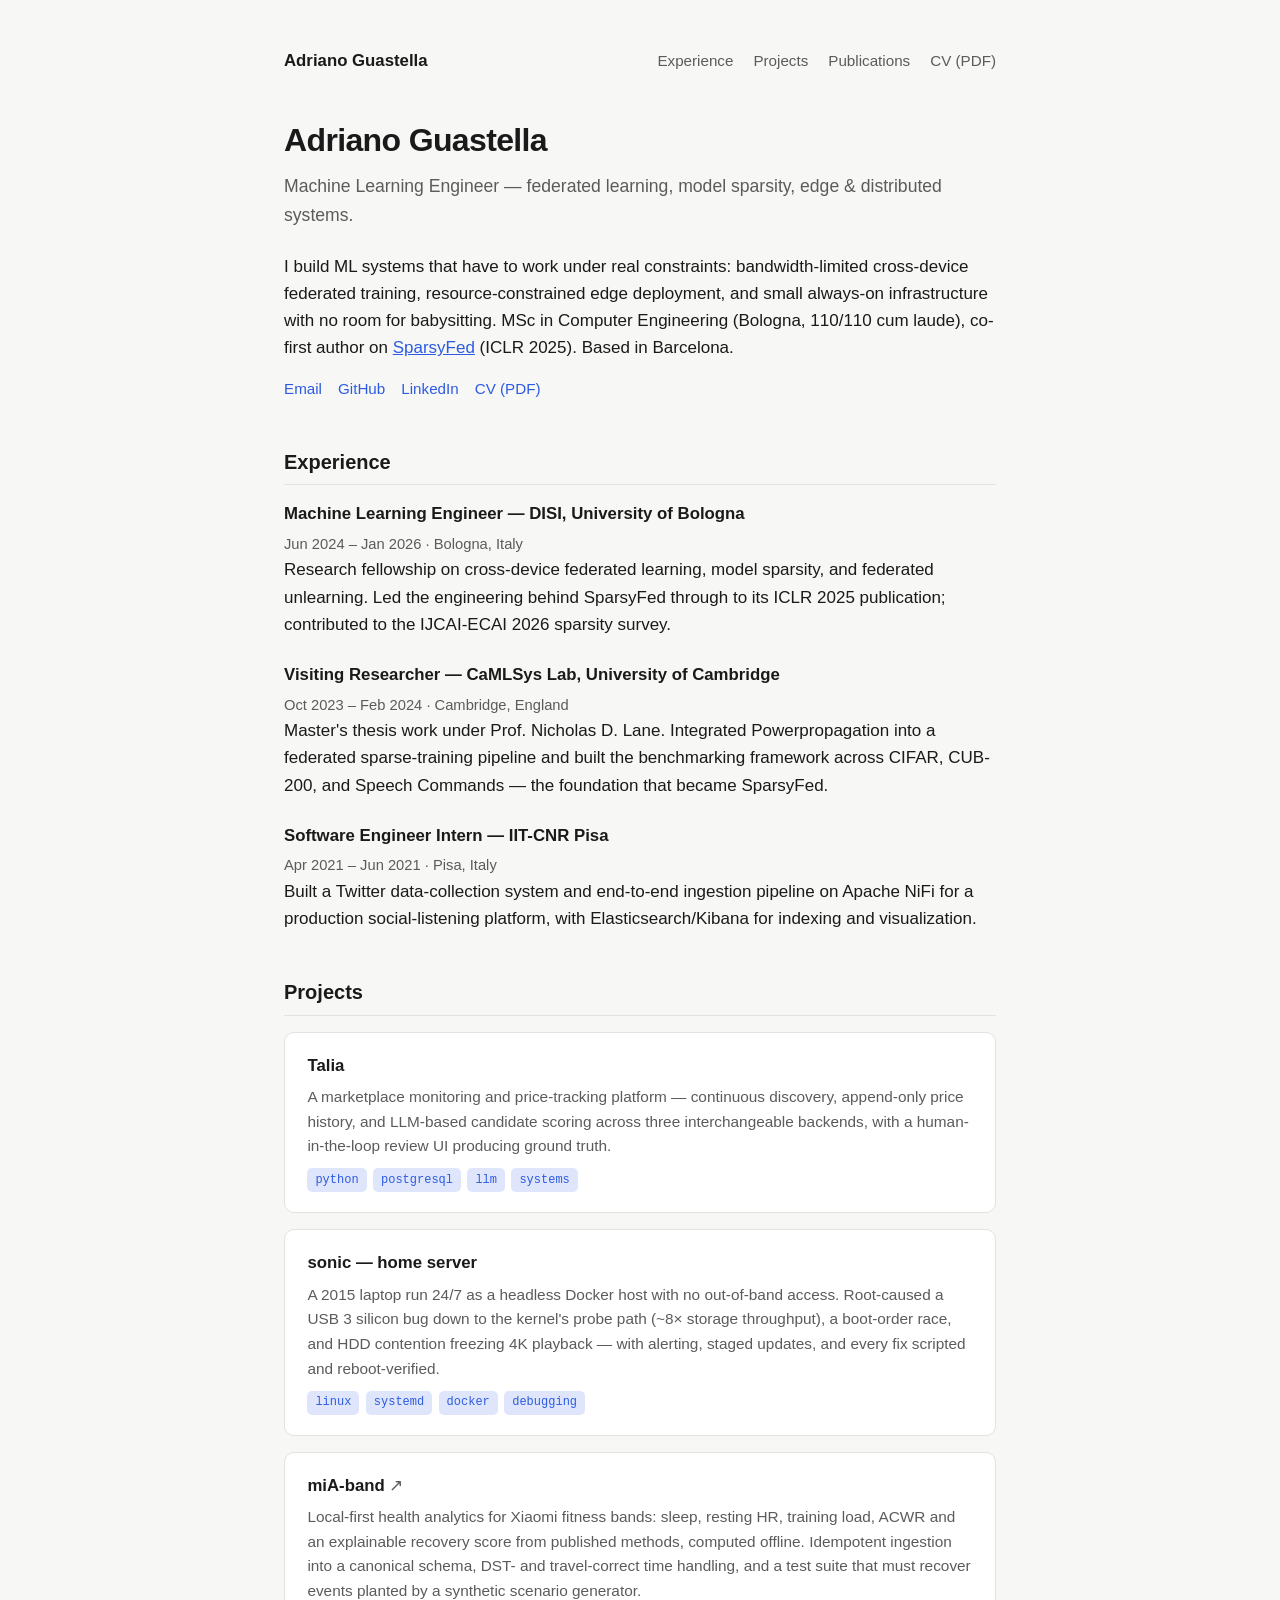
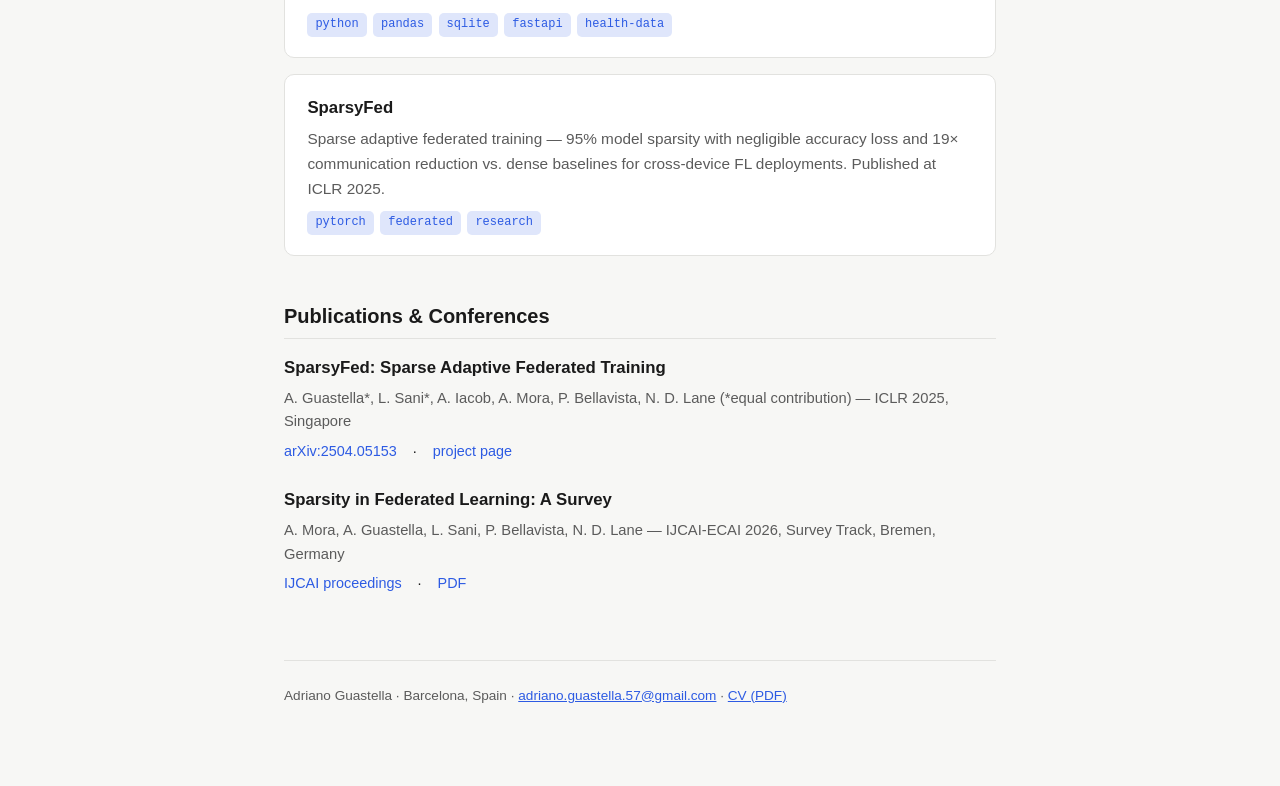
<file: index.html>
<!DOCTYPE html>
<html lang="en">
<head>
<meta charset="UTF-8">
<meta name="viewport" content="width=device-width, initial-scale=1.0">
<title>Adriano Guastella — ML Engineer</title>
<meta name="description" content="Adriano Guastella — Machine Learning Engineer. Federated learning, model sparsity, edge/distributed systems.">
<link rel="canonical" href="https://aguastella.github.io/">
<link rel="icon" href="/favicon.svg" type="image/svg+xml">
<meta property="og:type" content="website">
<meta property="og:site_name" content="Adriano Guastella">
<meta property="og:title" content="Adriano Guastella — ML Engineer">
<meta property="og:description" content="Adriano Guastella — Machine Learning Engineer. Federated learning, model sparsity, edge/distributed systems.">
<meta property="og:url" content="https://aguastella.github.io/">
<meta property="og:image" content="https://aguastella.github.io/og-image.png">
<meta property="og:image:width" content="1200">
<meta property="og:image:height" content="630">
<meta name="twitter:card" content="summary_large_image">
<link rel="stylesheet" href="style.css">
</head>
<body>
<div class="wrap">

<header class="site-header">
  <a class="home" href="/">Adriano Guastella</a>
  <nav class="site-nav">
    <a href="#experience">Experience</a>
    <a href="#projects">Projects</a>
    <a href="#publications">Publications</a>
    <a href="cv.pdf">CV (PDF)</a>
  </nav>
</header>

<section id="about">
  <h1>Adriano Guastella</h1>
  <p class="tagline">Machine Learning Engineer — federated learning, model sparsity, edge &amp; distributed systems.</p>
  <p>
    I build ML systems that have to work under real constraints: bandwidth-limited
    cross-device federated training, resource-constrained edge deployment, and
    small always-on infrastructure with no room for babysitting. MSc in Computer
    Engineering (Bologna, 110/110 cum laude), co-first author on
    <a href="https://arxiv.org/abs/2504.05153">SparsyFed</a> (ICLR 2025). Based in
    Barcelona.
  </p>
  <div class="links">
    <a href="mailto:adriano.guastella.57@gmail.com">Email</a>
    <a href="https://github.com/AGuastella">GitHub</a>
    <a href="https://linkedin.com/in/adriano-guastella-2b8a3b103">LinkedIn</a>
    <a href="cv.pdf">CV (PDF)</a>
  </div>
</section>

<section id="experience">
  <h2>Experience</h2>

  <div class="pub">
    <h3>Machine Learning Engineer — DISI, University of Bologna</h3>
    <div class="venue">Jun 2024 &ndash; Jan 2026 &middot; Bologna, Italy</div>
    <p>Research fellowship on cross-device federated learning, model sparsity, and federated unlearning. Led the engineering behind SparsyFed through to its ICLR 2025 publication; contributed to the IJCAI-ECAI 2026 sparsity survey.</p>
  </div>

  <div class="pub">
    <h3>Visiting Researcher — CaMLSys Lab, University of Cambridge</h3>
    <div class="venue">Oct 2023 &ndash; Feb 2024 &middot; Cambridge, England</div>
    <p>Master's thesis work under Prof. Nicholas D. Lane. Integrated Powerpropagation into a federated sparse-training pipeline and built the benchmarking framework across CIFAR, CUB-200, and Speech Commands &mdash; the foundation that became SparsyFed.</p>
  </div>

  <div class="pub">
    <h3>Software Engineer Intern — IIT-CNR Pisa</h3>
    <div class="venue">Apr 2021 &ndash; Jun 2021 &middot; Pisa, Italy</div>
    <p>Built a Twitter data-collection system and end-to-end ingestion pipeline on Apache NiFi for a production social-listening platform, with Elasticsearch/Kibana for indexing and visualization.</p>
  </div>
</section>

<section id="projects">
  <h2>Projects</h2>

  <a class="card" href="projects/talia.html">
    <h3>Talia</h3>
    <p class="desc">A marketplace monitoring and price-tracking platform — continuous discovery, append-only price history, and LLM-based candidate scoring across three interchangeable backends, with a human-in-the-loop review UI producing ground truth.</p>
    <div class="tags">
      <span class="tag">python</span>
      <span class="tag">postgresql</span>
      <span class="tag">llm</span>
      <span class="tag">systems</span>
    </div>
  </a>

  <a class="card" href="projects/homelab.html">
    <h3>sonic &mdash; home server</h3>
    <p class="desc">A 2015 laptop run 24/7 as a headless Docker host with no out-of-band access. Root-caused a USB 3 silicon bug down to the kernel's probe path (~8&times; storage throughput), a boot-order race, and HDD contention freezing 4K playback &mdash; with alerting, staged updates, and every fix scripted and reboot-verified.</p>
    <div class="tags">
      <span class="tag">linux</span>
      <span class="tag">systemd</span>
      <span class="tag">docker</span>
      <span class="tag">debugging</span>
    </div>
  </a>

  <a class="card" href="https://github.com/AGuastella/miA-band">
    <h3>miA-band <span class="ext">&nearr;</span></h3>
    <p class="desc">Local-first health analytics for Xiaomi fitness bands: sleep, resting HR, training load, ACWR and an explainable recovery score from published methods, computed offline. Idempotent ingestion into a canonical schema, DST- and travel-correct time handling, and a test suite that must recover events planted by a synthetic scenario generator.</p>
    <div class="tags">
      <span class="tag">python</span>
      <span class="tag">pandas</span>
      <span class="tag">sqlite</span>
      <span class="tag">fastapi</span>
      <span class="tag">health-data</span>
    </div>
  </a>

  <a class="card" href="projects/sparsyfed.html">
    <h3>SparsyFed</h3>
    <p class="desc">Sparse adaptive federated training — 95% model sparsity with negligible accuracy loss and 19&times; communication reduction vs. dense baselines for cross-device FL deployments. Published at ICLR 2025.</p>
    <div class="tags">
      <span class="tag">pytorch</span>
      <span class="tag">federated</span>
      <span class="tag">research</span>
    </div>
  </a>
</section>

<section id="publications">
  <h2>Publications &amp; Conferences</h2>

  <div class="pub">
    <h3>SparsyFed: Sparse Adaptive Federated Training</h3>
    <div class="venue">A. Guastella*, L. Sani*, A. Iacob, A. Mora, P. Bellavista, N. D. Lane (*equal contribution) — ICLR 2025, Singapore</div>
    <div class="links">
      <a href="https://arxiv.org/abs/2504.05153">arXiv:2504.05153</a>
      &middot;
      <a href="projects/sparsyfed.html">project page</a>
    </div>
  </div>

  <div class="pub">
    <h3>Sparsity in Federated Learning: A Survey</h3>
    <div class="venue">A. Mora, A. Guastella, L. Sani, P. Bellavista, N. D. Lane — IJCAI-ECAI 2026, Survey Track, Bremen, Germany</div>
    <div class="links">
      <a href="https://www.ijcai.org/proceedings/2026/884">IJCAI proceedings</a>
      &middot;
      <a href="https://www.ijcai.org/proceedings/2026/0884.pdf">PDF</a>
    </div>
  </div>
</section>

<footer id="contact">
  Adriano Guastella &middot; Barcelona, Spain &middot;
  <a href="mailto:adriano.guastella.57@gmail.com">adriano.guastella.57@gmail.com</a> &middot;
  <a href="cv.pdf">CV (PDF)</a>
</footer>

</div>
</body>
</html>
</file>
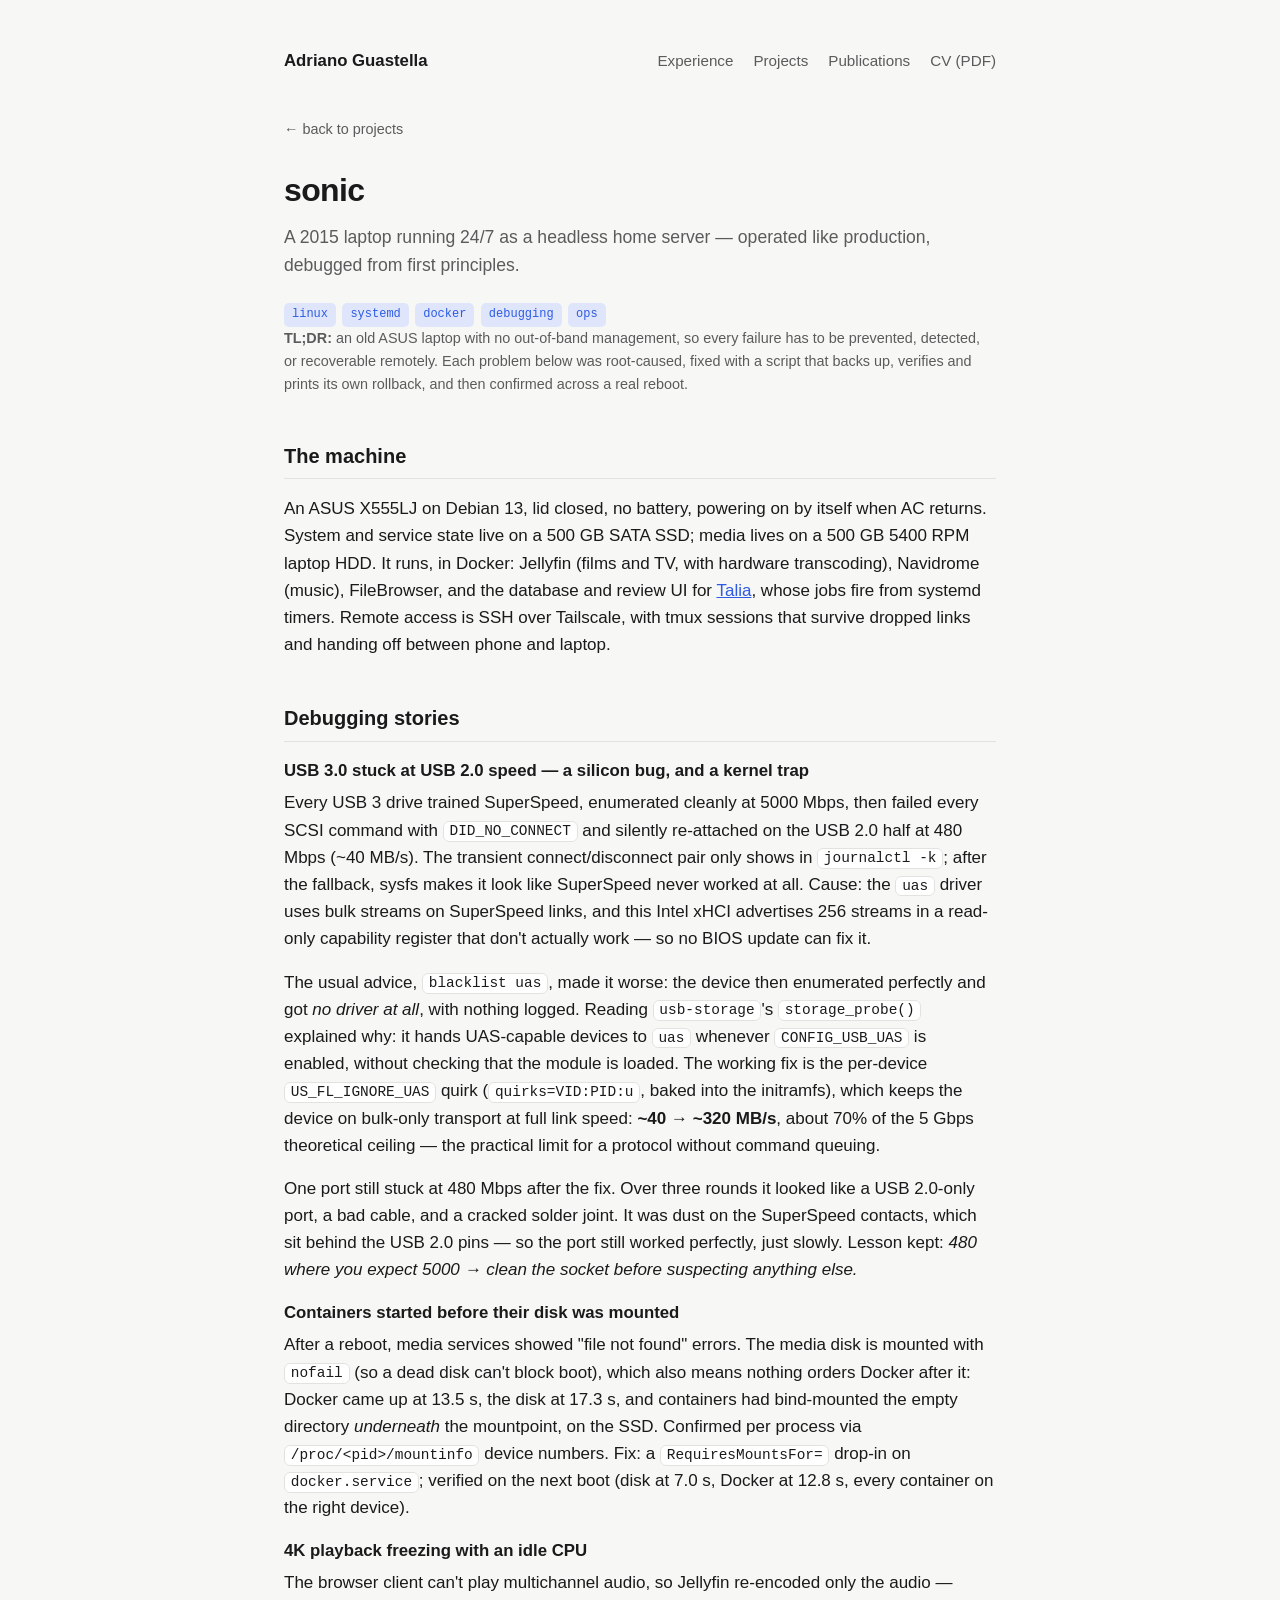
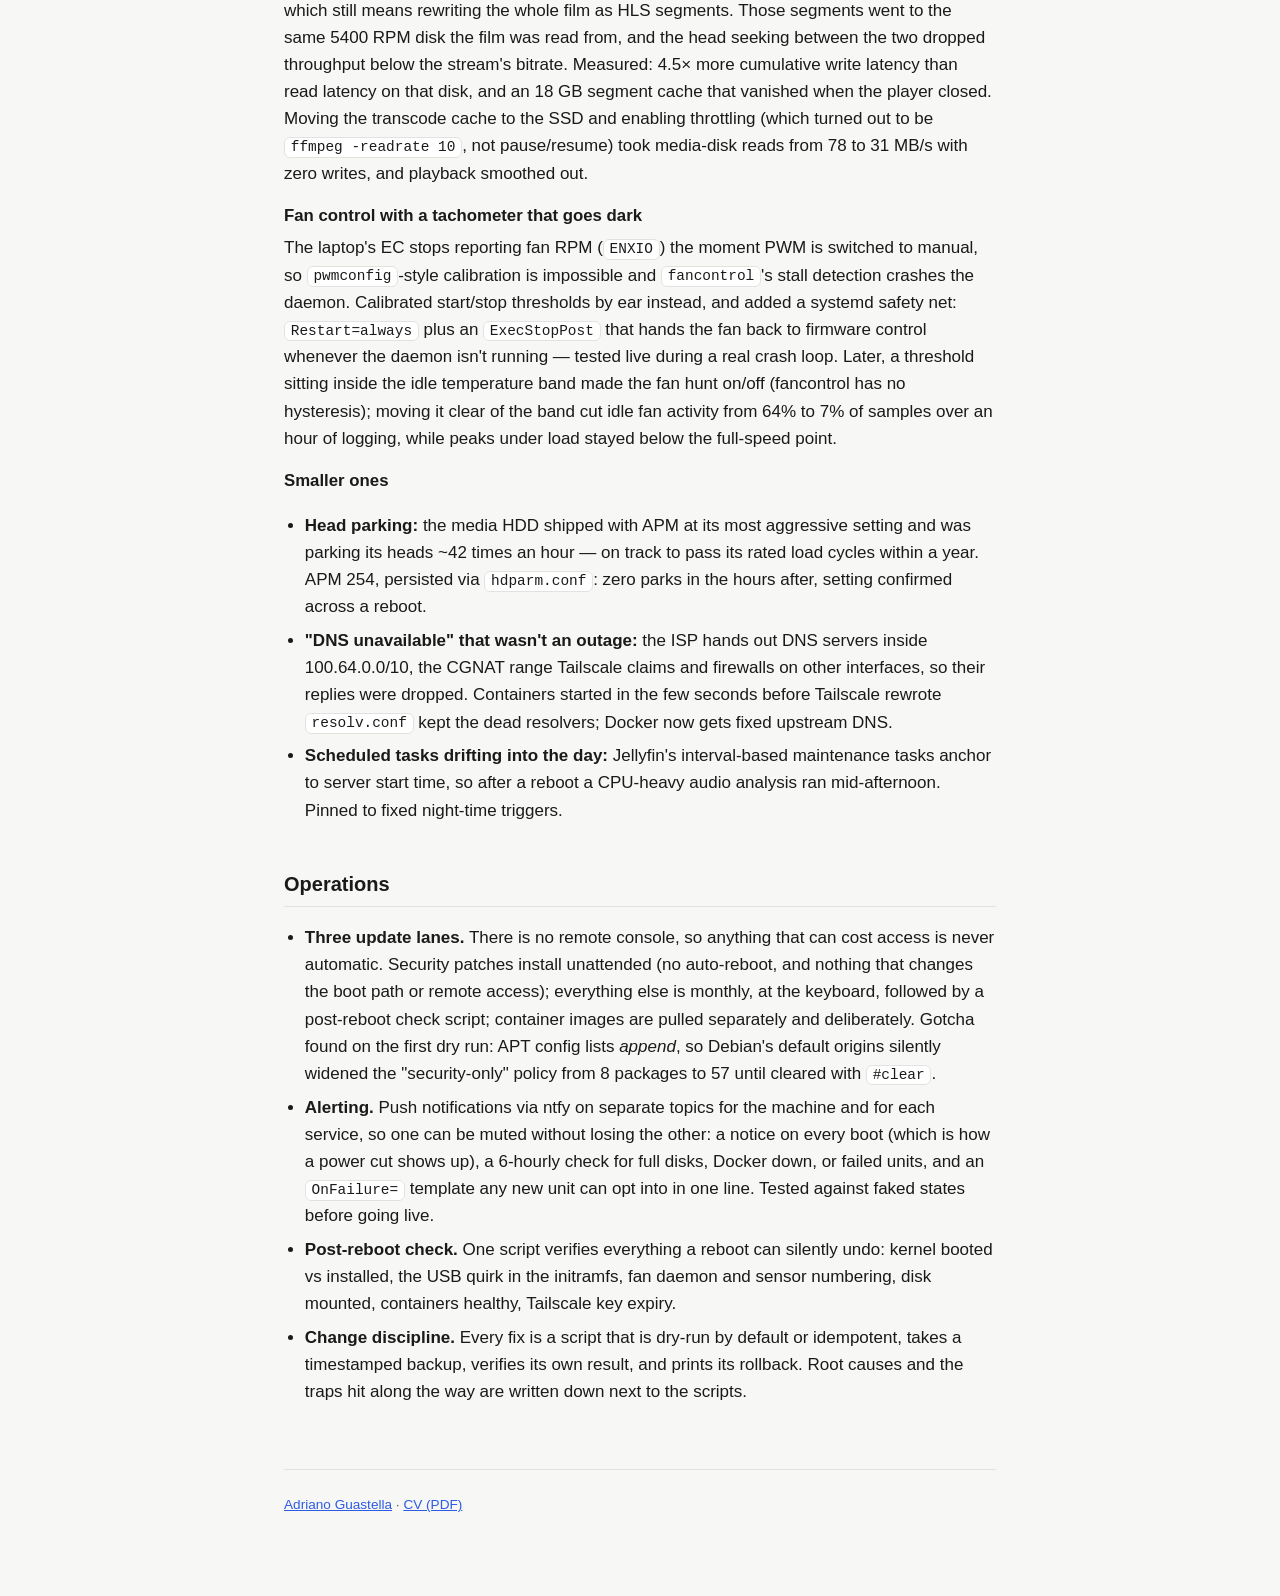
<file: projects/homelab.html>
<!DOCTYPE html>
<html lang="en">
<head>
<meta charset="UTF-8">
<meta name="viewport" content="width=device-width, initial-scale=1.0">
<title>sonic — Adriano Guastella</title>
<meta name="description" content="sonic — a 2015 laptop run as a 24/7 headless home server: media, music and project services on Docker, with every fix root-caused, scripted and verified across reboots.">
<link rel="canonical" href="https://aguastella.github.io/projects/homelab.html">
<link rel="icon" href="/favicon.svg" type="image/svg+xml">
<meta property="og:type" content="article">
<meta property="og:site_name" content="Adriano Guastella">
<meta property="og:title" content="sonic — Adriano Guastella">
<meta property="og:description" content="sonic — a 2015 laptop run as a 24/7 headless home server: media, music and project services on Docker, with every fix root-caused, scripted and verified across reboots.">
<meta property="og:url" content="https://aguastella.github.io/projects/homelab.html">
<meta property="og:image" content="https://aguastella.github.io/og-image.png">
<meta property="og:image:width" content="1200">
<meta property="og:image:height" content="630">
<meta name="twitter:card" content="summary_large_image">
<link rel="stylesheet" href="../style.css">
</head>
<body>
<div class="wrap">

<header class="site-header">
  <a class="home" href="/">Adriano Guastella</a>
  <nav class="site-nav">
    <a href="/#experience">Experience</a>
    <a href="/#projects">Projects</a>
    <a href="/#publications">Publications</a>
    <a href="/cv.pdf">CV (PDF)</a>
  </nav>
</header>

<a class="back-link" href="/#projects">&larr; back to projects</a>

<h1>sonic</h1>
<p class="tagline">A 2015 laptop running 24/7 as a headless home server &mdash; operated like production, debugged from first principles.</p>
<div class="tags">
  <span class="tag">linux</span>
  <span class="tag">systemd</span>
  <span class="tag">docker</span>
  <span class="tag">debugging</span>
  <span class="tag">ops</span>
</div>

<p class="meta-line">
  <strong>TL;DR:</strong> an old ASUS laptop with no out-of-band management,
  so every failure has to be prevented, detected, or recoverable remotely.
  Each problem below was root-caused, fixed with a script that backs up,
  verifies and prints its own rollback, and then confirmed across a real reboot.
</p>

<h2>The machine</h2>
<p>
  An ASUS X555LJ on Debian 13, lid closed, no battery,
  powering on by itself when AC returns. System and service state live on a
  500 GB SATA SSD; media lives on a 500 GB 5400 RPM laptop HDD. It runs, in
  Docker: Jellyfin (films and TV, with hardware transcoding), Navidrome (music),
  FileBrowser, and the database and review UI for
  <a href="talia.html">Talia</a>, whose jobs fire from systemd timers. Remote
  access is SSH over Tailscale, with tmux sessions that survive dropped links and
  handing off between phone and laptop.
</p>

<h2>Debugging stories</h2>

<h3>USB 3.0 stuck at USB 2.0 speed &mdash; a silicon bug, and a kernel trap</h3>
<p>
  Every USB 3 drive trained SuperSpeed, enumerated cleanly at 5000 Mbps, then
  failed every SCSI command with <code>DID_NO_CONNECT</code> and silently
  re-attached on the USB 2.0 half at 480 Mbps (~40 MB/s). The transient
  connect/disconnect pair only shows in <code>journalctl -k</code>; after the
  fallback, sysfs makes it look like SuperSpeed never worked at all. Cause: the
  <code>uas</code> driver uses bulk streams on SuperSpeed links, and this Intel
  xHCI advertises 256 streams in a read-only capability register that don't
  actually work &mdash; so no BIOS update can fix it.
</p>
<p>
  The usual advice, <code>blacklist uas</code>, made it worse: the device then
  enumerated perfectly and got <em>no driver at all</em>, with nothing logged.
  Reading <code>usb-storage</code>'s <code>storage_probe()</code> explained why:
  it hands UAS-capable devices to <code>uas</code> whenever
  <code>CONFIG_USB_UAS</code> is enabled, without checking that the module is
  loaded. The working fix is the per-device <code>US_FL_IGNORE_UAS</code> quirk
  (<code>quirks=VID:PID:u</code>, baked into the initramfs), which keeps the
  device on bulk-only transport at full link speed: <strong>~40 &rarr; ~320 MB/s</strong>,
  about 70% of the 5 Gbps theoretical ceiling &mdash; the practical limit for
  a protocol without command queuing.
</p>
<p>
  One port still stuck at 480 Mbps after the fix. Over three rounds it looked
  like a USB 2.0-only port, a bad cable, and a cracked solder joint. It was dust
  on the SuperSpeed contacts, which sit behind the USB 2.0 pins &mdash; so the
  port still worked perfectly, just slowly. Lesson kept: <em>480 where you expect
  5000 &rarr; clean the socket before suspecting anything else.</em>
</p>

<h3>Containers started before their disk was mounted</h3>
<p>
  After a reboot, media services showed "file not found" errors. The media disk
  is mounted with <code>nofail</code> (so a dead disk can't block boot), which
  also means nothing orders Docker after it: Docker came up at 13.5 s, the disk
  at 17.3 s, and containers had bind-mounted the empty directory
  <em>underneath</em> the mountpoint, on the SSD. Confirmed per process via
  <code>/proc/&lt;pid&gt;/mountinfo</code> device numbers. Fix: a
  <code>RequiresMountsFor=</code> drop-in on <code>docker.service</code>;
  verified on the next boot (disk at 7.0 s, Docker at 12.8 s, every container on
  the right device).
</p>

<h3>4K playback freezing with an idle CPU</h3>
<p>
  The browser client can't play multichannel audio, so Jellyfin re-encoded only
  the audio &mdash; which still means rewriting the whole film as HLS segments.
  Those segments went to the same 5400 RPM disk the film was read from, and the
  head seeking between the two dropped throughput below the stream's bitrate.
  Measured: 4.5&times; more cumulative write latency than read latency on that
  disk, and an 18 GB segment cache that vanished when the player closed. Moving
  the transcode cache to the SSD and enabling throttling (which turned out to be
  <code>ffmpeg -readrate 10</code>, not pause/resume) took media-disk reads from
  78 to 31 MB/s with zero writes, and playback smoothed out.
</p>

<h3>Fan control with a tachometer that goes dark</h3>
<p>
  The laptop's EC stops reporting fan RPM (<code>ENXIO</code>) the moment PWM is
  switched to manual, so <code>pwmconfig</code>-style calibration is impossible
  and <code>fancontrol</code>'s stall detection crashes the daemon. Calibrated
  start/stop thresholds by ear instead, and added a systemd safety net:
  <code>Restart=always</code> plus an <code>ExecStopPost</code> that hands the
  fan back to firmware control whenever the daemon isn't running &mdash; tested
  live during a real crash loop. Later, a threshold sitting inside the idle
  temperature band made the fan hunt on/off (fancontrol has no hysteresis);
  moving it clear of the band cut idle fan activity from 64% to 7% of samples
  over an hour of logging, while peaks under load stayed below the full-speed
  point.
</p>

<h3>Smaller ones</h3>
<ul>
  <li><strong>Head parking:</strong> the media HDD shipped with APM at its most aggressive setting and was parking its heads ~42 times an hour &mdash; on track to pass its rated load cycles within a year. APM 254, persisted via <code>hdparm.conf</code>: zero parks in the hours after, setting confirmed across a reboot.</li>
  <li><strong>"DNS unavailable" that wasn't an outage:</strong> the ISP hands out DNS servers inside 100.64.0.0/10, the CGNAT range Tailscale claims and firewalls on other interfaces, so their replies were dropped. Containers started in the few seconds before Tailscale rewrote <code>resolv.conf</code> kept the dead resolvers; Docker now gets fixed upstream DNS.</li>
  <li><strong>Scheduled tasks drifting into the day:</strong> Jellyfin's interval-based maintenance tasks anchor to server start time, so after a reboot a CPU-heavy audio analysis ran mid-afternoon. Pinned to fixed night-time triggers.</li>
</ul>

<h2>Operations</h2>
<ul>
  <li><strong>Three update lanes.</strong> There is no remote console, so anything that can cost access is never automatic. Security patches install unattended (no auto-reboot, and nothing that changes the boot path or remote access); everything else is monthly, at the keyboard, followed by a post-reboot check script; container images are pulled separately and deliberately. Gotcha found on the first dry run: APT config lists <em>append</em>, so Debian's default origins silently widened the "security-only" policy from 8 packages to 57 until cleared with <code>#clear</code>.</li>
  <li><strong>Alerting.</strong> Push notifications via ntfy on separate topics for the machine and for each service, so one can be muted without losing the other: a notice on every boot (which is how a power cut shows up), a 6-hourly check for full disks, Docker down, or failed units, and an <code>OnFailure=</code> template any new unit can opt into in one line. Tested against faked states before going live.</li>
  <li><strong>Post-reboot check.</strong> One script verifies everything a reboot can silently undo: kernel booted vs installed, the USB quirk in the initramfs, fan daemon and sensor numbering, disk mounted, containers healthy, Tailscale key expiry.</li>
  <li><strong>Change discipline.</strong> Every fix is a script that is dry-run by default or idempotent, takes a timestamped backup, verifies its own result, and prints its rollback. Root causes and the traps hit along the way are written down next to the scripts.</li>
</ul>

<footer>
  <a href="/">Adriano Guastella</a> &middot; <a href="/cv.pdf">CV (PDF)</a>
</footer>

</div>
</body>
</html>
</file>
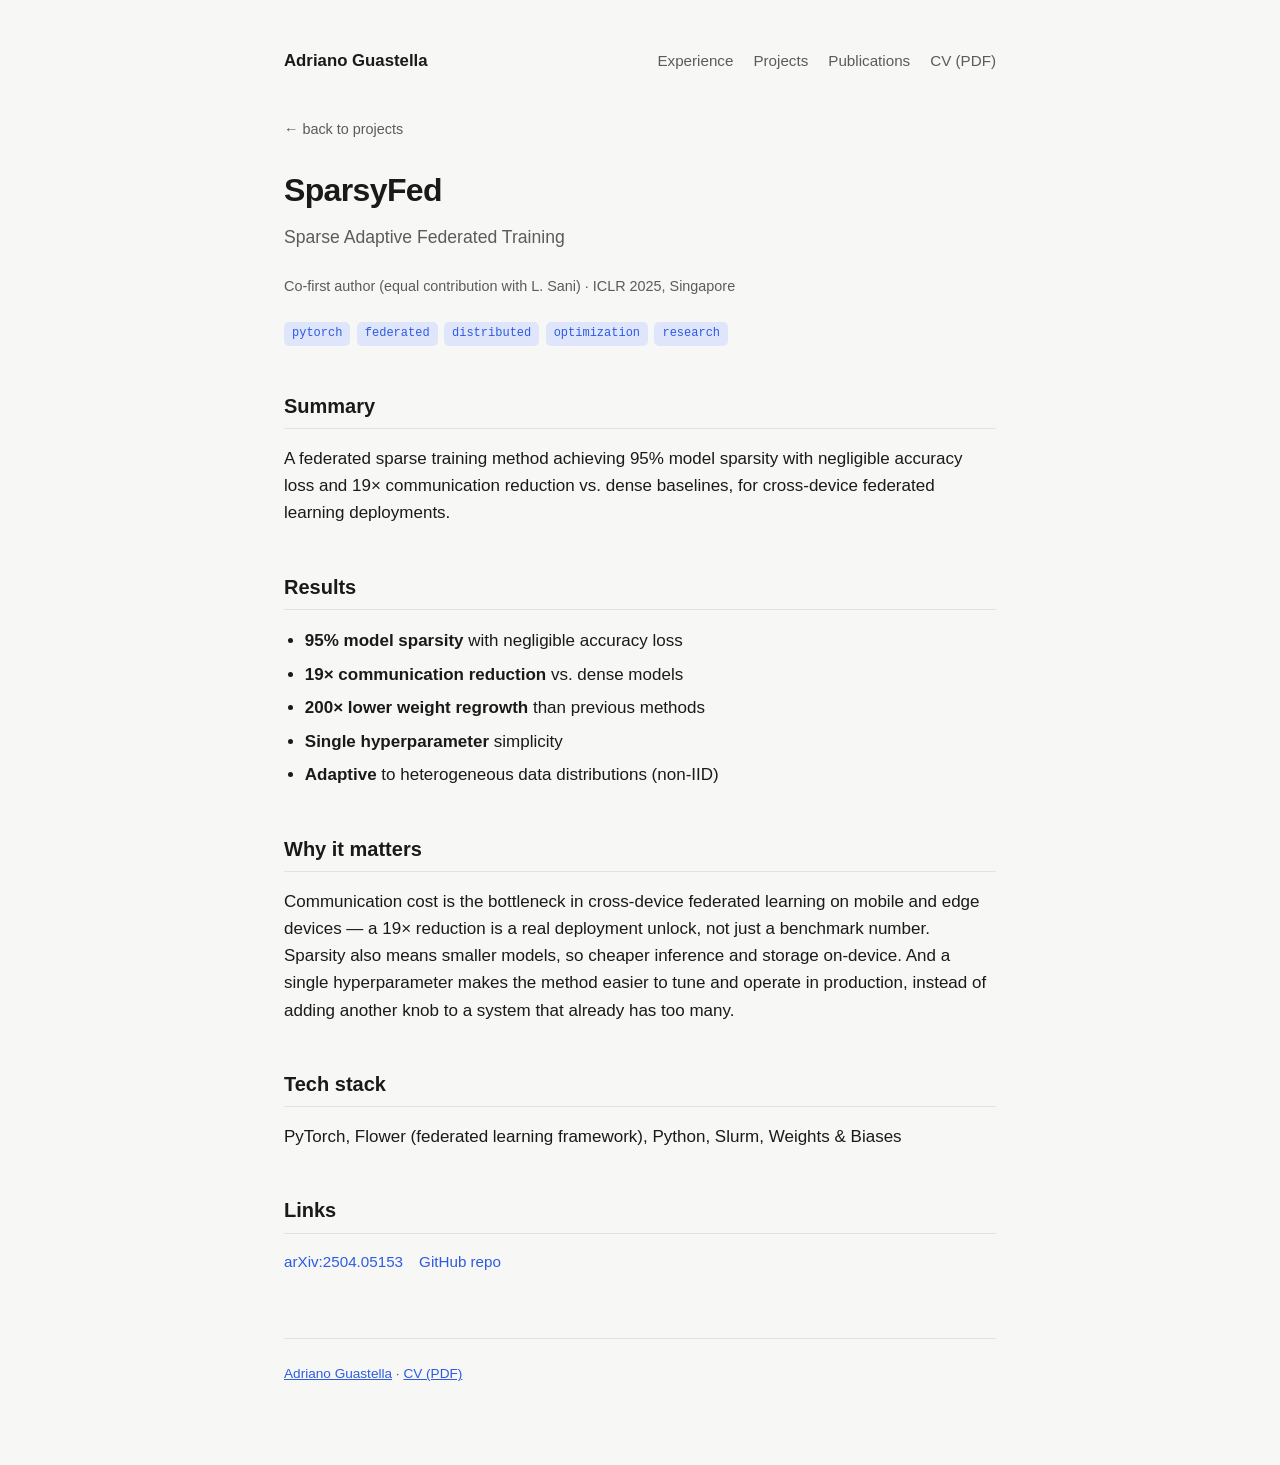
<file: projects/sparsyfed.html>
<!DOCTYPE html>
<html lang="en">
<head>
<meta charset="UTF-8">
<meta name="viewport" content="width=device-width, initial-scale=1.0">
<title>SparsyFed — Adriano Guastella</title>
<meta name="description" content="SparsyFed — sparse adaptive federated training, published at ICLR 2025.">
<link rel="canonical" href="https://aguastella.github.io/projects/sparsyfed.html">
<link rel="icon" href="/favicon.svg" type="image/svg+xml">
<meta property="og:type" content="article">
<meta property="og:site_name" content="Adriano Guastella">
<meta property="og:title" content="SparsyFed — Adriano Guastella">
<meta property="og:description" content="SparsyFed — sparse adaptive federated training, published at ICLR 2025.">
<meta property="og:url" content="https://aguastella.github.io/projects/sparsyfed.html">
<meta property="og:image" content="https://aguastella.github.io/og-image.png">
<meta property="og:image:width" content="1200">
<meta property="og:image:height" content="630">
<meta name="twitter:card" content="summary_large_image">
<link rel="stylesheet" href="../style.css">
</head>
<body>
<div class="wrap">

<header class="site-header">
  <a class="home" href="/">Adriano Guastella</a>
  <nav class="site-nav">
    <a href="/#experience">Experience</a>
    <a href="/#projects">Projects</a>
    <a href="/#publications">Publications</a>
    <a href="/cv.pdf">CV (PDF)</a>
  </nav>
</header>

<a class="back-link" href="/#projects">&larr; back to projects</a>

<h1>SparsyFed</h1>
<p class="tagline">Sparse Adaptive Federated Training</p>
<div class="meta-line">
  Co-first author (equal contribution with L. Sani) &middot; ICLR 2025, Singapore
</div>
<div class="tags">
  <span class="tag">pytorch</span>
  <span class="tag">federated</span>
  <span class="tag">distributed</span>
  <span class="tag">optimization</span>
  <span class="tag">research</span>
</div>

<h2>Summary</h2>
<p>
  A federated sparse training method achieving 95% model sparsity with negligible
  accuracy loss and 19&times; communication reduction vs. dense baselines, for
  cross-device federated learning deployments.
</p>

<h2>Results</h2>
<ul>
  <li><strong>95% model sparsity</strong> with negligible accuracy loss</li>
  <li><strong>19&times; communication reduction</strong> vs. dense models</li>
  <li><strong>200&times; lower weight regrowth</strong> than previous methods</li>
  <li><strong>Single hyperparameter</strong> simplicity</li>
  <li><strong>Adaptive</strong> to heterogeneous data distributions (non-IID)</li>
</ul>

<h2>Why it matters</h2>
<p>
  Communication cost is the bottleneck in cross-device federated learning on
  mobile and edge devices &mdash; a 19&times; reduction is a real deployment
  unlock, not just a benchmark number. Sparsity also means smaller models, so
  cheaper inference and storage on-device. And a single hyperparameter makes the
  method easier to tune and operate in production, instead of adding another
  knob to a system that already has too many.
</p>

<h2>Tech stack</h2>
<p>PyTorch, Flower (federated learning framework), Python, Slurm, Weights &amp; Biases</p>

<h2>Links</h2>
<div class="links">
  <a href="https://arxiv.org/abs/2504.05153">arXiv:2504.05153</a>
  <a href="https://github.com/AGuastella/sparsyfed">GitHub repo</a>
</div>

<footer>
  <a href="/">Adriano Guastella</a> &middot; <a href="/cv.pdf">CV (PDF)</a>
</footer>

</div>
</body>
</html>
</file>
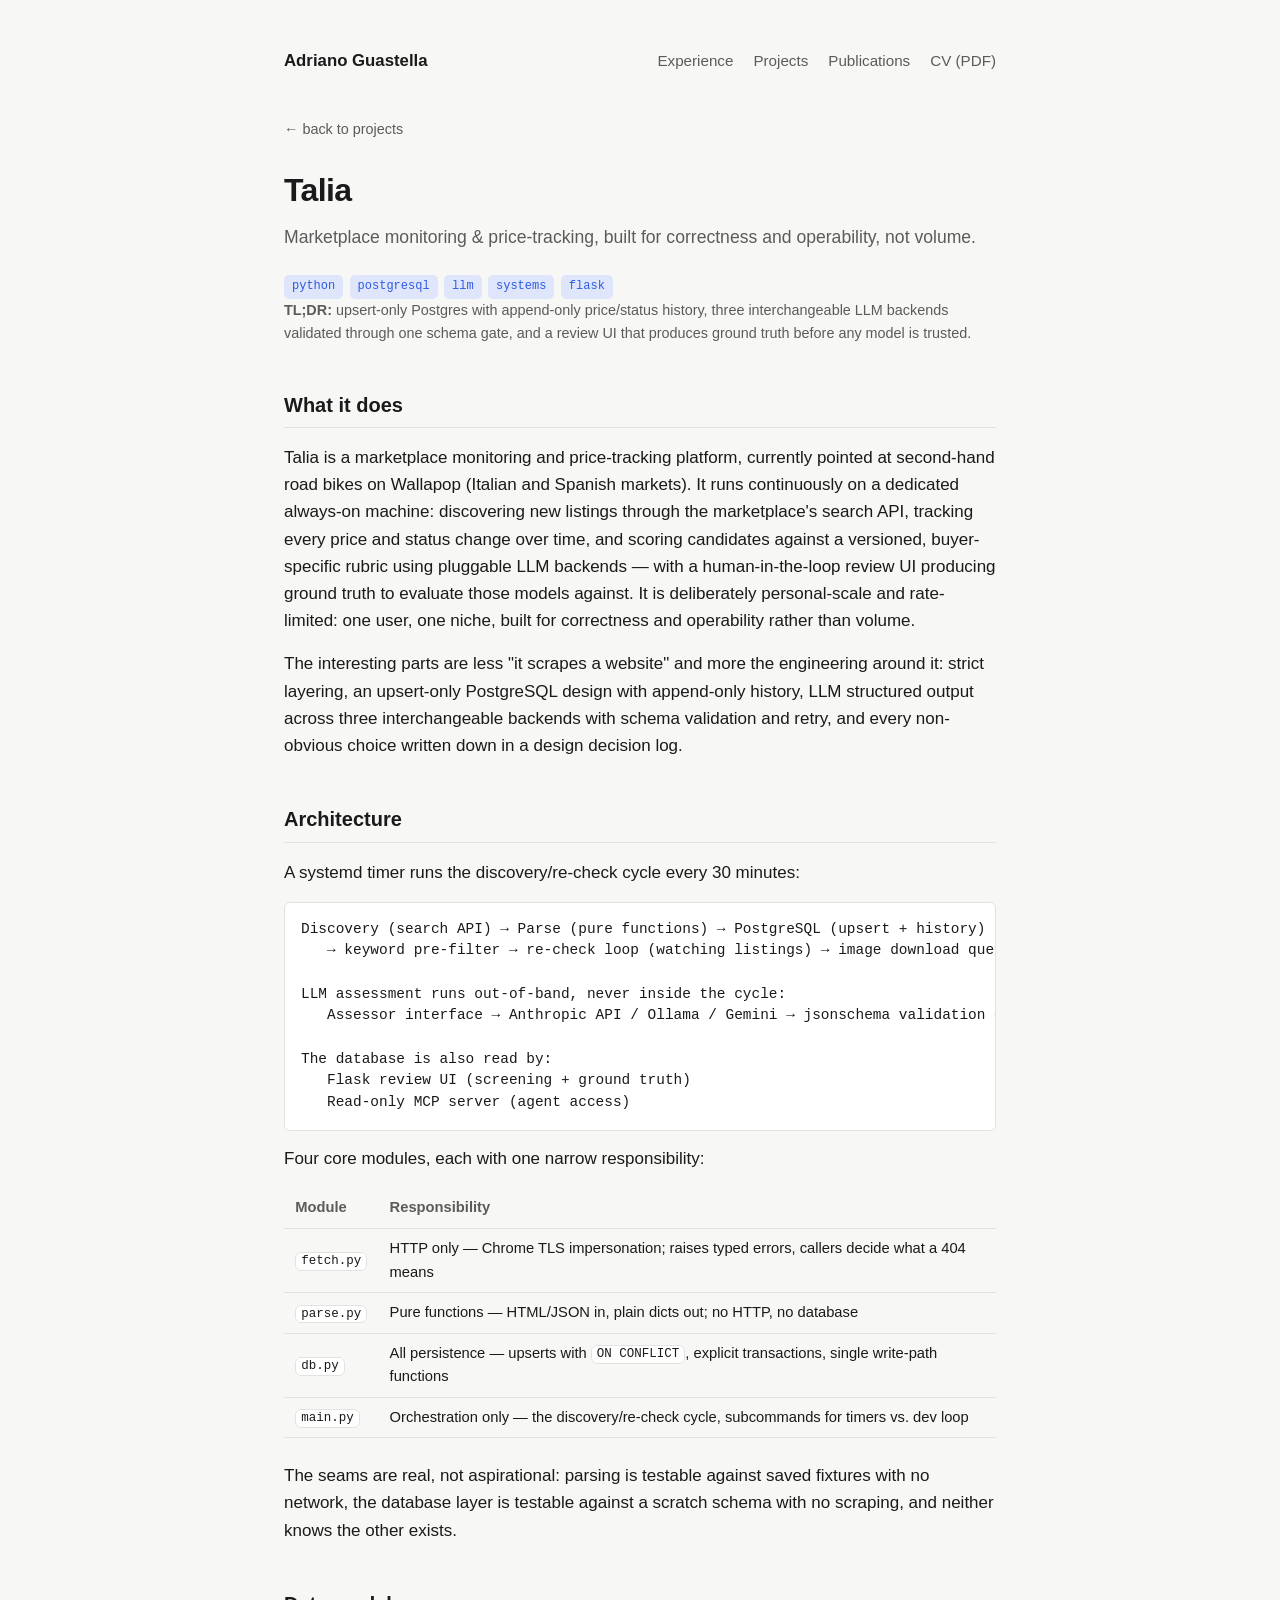
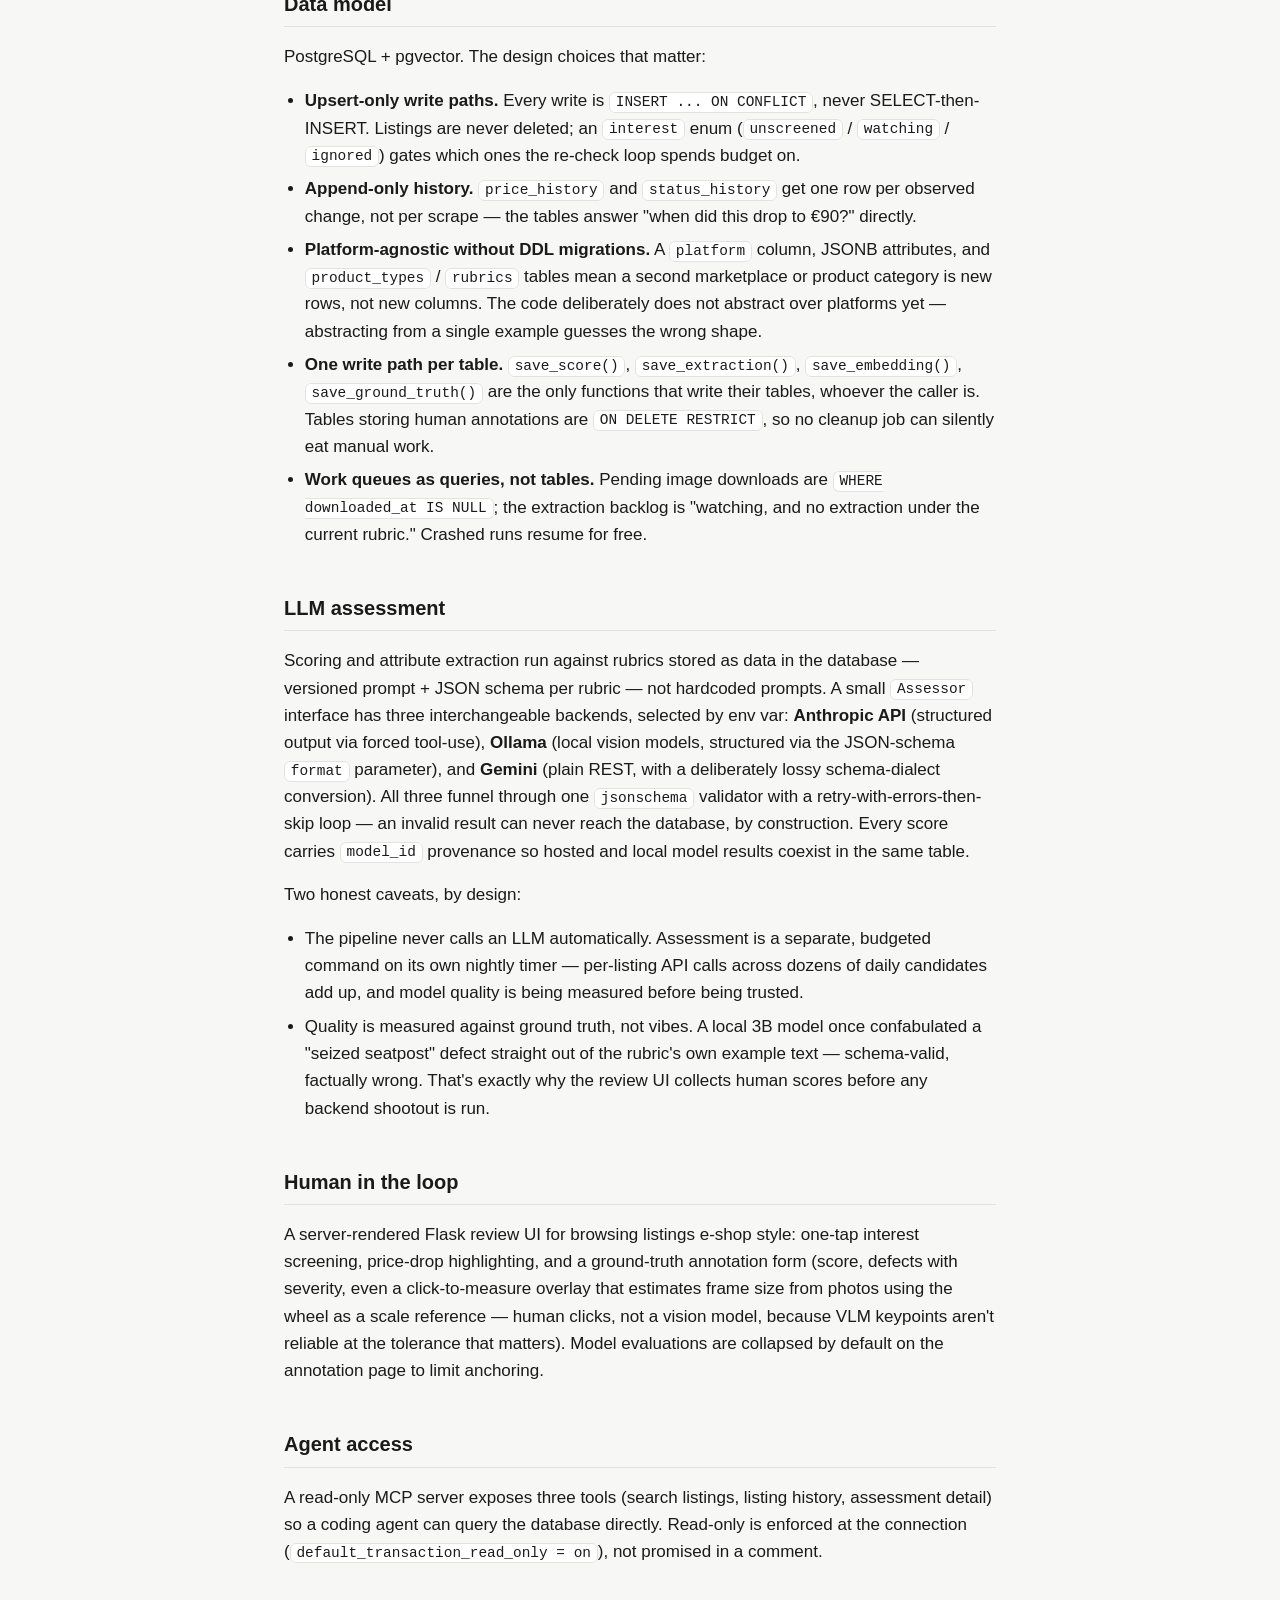
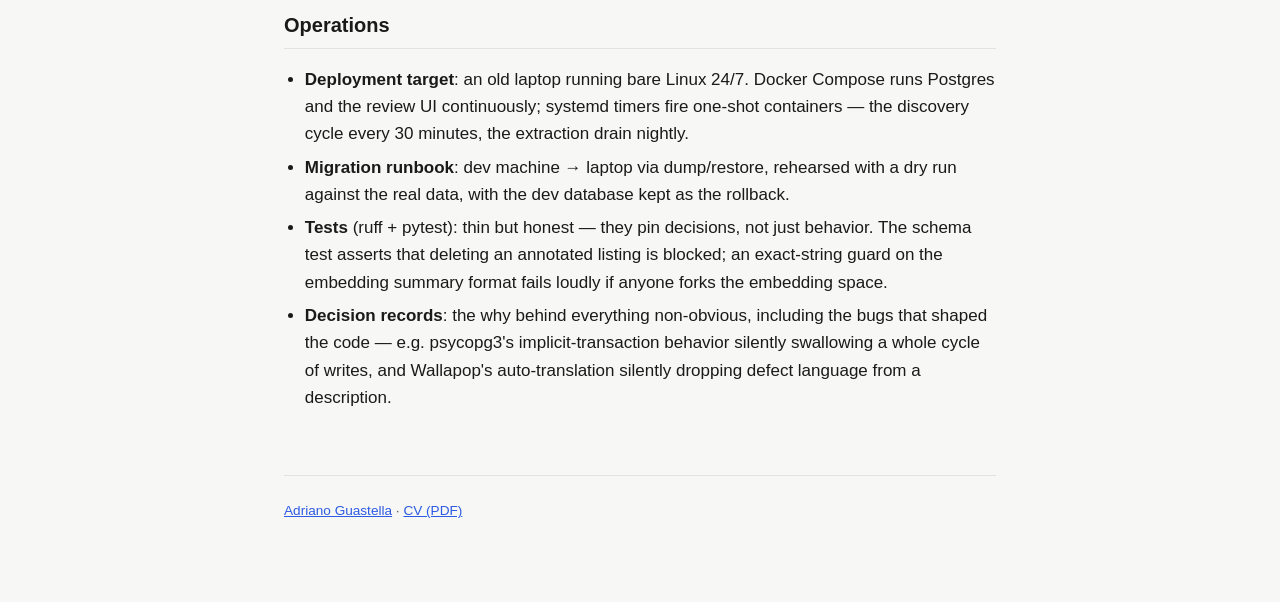
<file: projects/talia.html>
<!DOCTYPE html>
<html lang="en">
<head>
<meta charset="UTF-8">
<meta name="viewport" content="width=device-width, initial-scale=1.0">
<title>Talia — Adriano Guastella</title>
<meta name="description" content="Talia — a marketplace monitoring and price-tracking platform with LLM-based candidate scoring and a human-in-the-loop review UI.">
<link rel="canonical" href="https://aguastella.github.io/projects/talia.html">
<link rel="icon" href="/favicon.svg" type="image/svg+xml">
<meta property="og:type" content="article">
<meta property="og:site_name" content="Adriano Guastella">
<meta property="og:title" content="Talia — Adriano Guastella">
<meta property="og:description" content="Talia — a marketplace monitoring and price-tracking platform with LLM-based candidate scoring and a human-in-the-loop review UI.">
<meta property="og:url" content="https://aguastella.github.io/projects/talia.html">
<meta property="og:image" content="https://aguastella.github.io/og-image.png">
<meta property="og:image:width" content="1200">
<meta property="og:image:height" content="630">
<meta name="twitter:card" content="summary_large_image">
<link rel="stylesheet" href="../style.css">
</head>
<body>
<div class="wrap">

<header class="site-header">
  <a class="home" href="/">Adriano Guastella</a>
  <nav class="site-nav">
    <a href="/#experience">Experience</a>
    <a href="/#projects">Projects</a>
    <a href="/#publications">Publications</a>
    <a href="/cv.pdf">CV (PDF)</a>
  </nav>
</header>

<a class="back-link" href="/#projects">&larr; back to projects</a>

<h1>Talia</h1>
<p class="tagline">Marketplace monitoring &amp; price-tracking, built for correctness and operability, not volume.</p>
<div class="tags">
  <span class="tag">python</span>
  <span class="tag">postgresql</span>
  <span class="tag">llm</span>
  <span class="tag">systems</span>
  <span class="tag">flask</span>
</div>

<p class="meta-line">
  <strong>TL;DR:</strong> upsert-only Postgres with append-only price/status history,
  three interchangeable LLM backends validated through one schema gate, and a
  review UI that produces ground truth before any model is trusted.
</p>

<h2>What it does</h2>
<p>
  Talia is a marketplace monitoring and price-tracking platform, currently pointed
  at second-hand road bikes on Wallapop (Italian and Spanish markets). It runs
  continuously on a dedicated always-on machine: discovering new listings through
  the marketplace's search API, tracking every price and status change over time,
  and scoring candidates against a versioned, buyer-specific rubric using
  pluggable LLM backends &mdash; with a human-in-the-loop review UI producing
  ground truth to evaluate those models against. It is deliberately personal-scale
  and rate-limited: one user, one niche, built for correctness and operability
  rather than volume.
</p>
<p>
  The interesting parts are less "it scrapes a website" and more the engineering
  around it: strict layering, an upsert-only PostgreSQL design with append-only
  history, LLM structured output across three interchangeable backends with
  schema validation and retry, and every non-obvious choice written down in a
  design decision log.
</p>

<h2>Architecture</h2>
<p>A systemd timer runs the discovery/re-check cycle every 30 minutes:</p>
<pre>Discovery (search API) &rarr; Parse (pure functions) &rarr; PostgreSQL (upsert + history)
   &rarr; keyword pre-filter &rarr; re-check loop (watching listings) &rarr; image download queue

LLM assessment runs out-of-band, never inside the cycle:
   Assessor interface &rarr; Anthropic API / Ollama / Gemini &rarr; jsonschema validation + retry-then-skip

The database is also read by:
   Flask review UI (screening + ground truth)
   Read-only MCP server (agent access)</pre>

<p>Four core modules, each with one narrow responsibility:</p>
<table>
  <tr><th>Module</th><th>Responsibility</th></tr>
  <tr><td><code>fetch.py</code></td><td>HTTP only &mdash; Chrome TLS impersonation; raises typed errors, callers decide what a 404 means</td></tr>
  <tr><td><code>parse.py</code></td><td>Pure functions &mdash; HTML/JSON in, plain dicts out; no HTTP, no database</td></tr>
  <tr><td><code>db.py</code></td><td>All persistence &mdash; upserts with <code>ON CONFLICT</code>, explicit transactions, single write-path functions</td></tr>
  <tr><td><code>main.py</code></td><td>Orchestration only &mdash; the discovery/re-check cycle, subcommands for timers vs. dev loop</td></tr>
</table>
<p>
  The seams are real, not aspirational: parsing is testable against saved
  fixtures with no network, the database layer is testable against a scratch
  schema with no scraping, and neither knows the other exists.
</p>

<h2>Data model</h2>
<p>PostgreSQL + pgvector. The design choices that matter:</p>
<ul>
  <li><strong>Upsert-only write paths.</strong> Every write is <code>INSERT ... ON CONFLICT</code>, never SELECT-then-INSERT. Listings are never deleted; an <code>interest</code> enum (<code>unscreened</code> / <code>watching</code> / <code>ignored</code>) gates which ones the re-check loop spends budget on.</li>
  <li><strong>Append-only history.</strong> <code>price_history</code> and <code>status_history</code> get one row per observed change, not per scrape &mdash; the tables answer "when did this drop to &euro;90?" directly.</li>
  <li><strong>Platform-agnostic without DDL migrations.</strong> A <code>platform</code> column, JSONB attributes, and <code>product_types</code> / <code>rubrics</code> tables mean a second marketplace or product category is new rows, not new columns. The code deliberately does not abstract over platforms yet &mdash; abstracting from a single example guesses the wrong shape.</li>
  <li><strong>One write path per table.</strong> <code>save_score()</code>, <code>save_extraction()</code>, <code>save_embedding()</code>, <code>save_ground_truth()</code> are the only functions that write their tables, whoever the caller is. Tables storing human annotations are <code>ON DELETE RESTRICT</code>, so no cleanup job can silently eat manual work.</li>
  <li><strong>Work queues as queries, not tables.</strong> Pending image downloads are <code>WHERE downloaded_at IS NULL</code>; the extraction backlog is "watching, and no extraction under the current rubric." Crashed runs resume for free.</li>
</ul>

<h2>LLM assessment</h2>
<p>
  Scoring and attribute extraction run against rubrics stored as data in the
  database &mdash; versioned prompt + JSON schema per rubric &mdash; not hardcoded
  prompts. A small <code>Assessor</code> interface has three interchangeable
  backends, selected by env var: <strong>Anthropic API</strong> (structured output
  via forced tool-use), <strong>Ollama</strong> (local vision models, structured
  via the JSON-schema <code>format</code> parameter), and <strong>Gemini</strong>
  (plain REST, with a deliberately lossy schema-dialect conversion). All three
  funnel through one <code>jsonschema</code> validator with a
  retry-with-errors-then-skip loop &mdash; an invalid result can never reach the
  database, by construction. Every score carries <code>model_id</code> provenance
  so hosted and local model results coexist in the same table.
</p>
<p>Two honest caveats, by design:</p>
<ul>
  <li>The pipeline never calls an LLM automatically. Assessment is a separate, budgeted command on its own nightly timer &mdash; per-listing API calls across dozens of daily candidates add up, and model quality is being measured before being trusted.</li>
  <li>Quality is measured against ground truth, not vibes. A local 3B model once confabulated a "seized seatpost" defect straight out of the rubric's own example text &mdash; schema-valid, factually wrong. That's exactly why the review UI collects human scores before any backend shootout is run.</li>
</ul>

<h2>Human in the loop</h2>
<p>
  A server-rendered Flask review UI for browsing listings e-shop style: one-tap
  interest screening, price-drop highlighting, and a ground-truth annotation form
  (score, defects with severity, even a click-to-measure overlay that estimates
  frame size from photos using the wheel as a scale reference &mdash; human
  clicks, not a vision model, because VLM keypoints aren't reliable at the
  tolerance that matters). Model evaluations are collapsed by default on the
  annotation page to limit anchoring.
</p>

<h2>Agent access</h2>
<p>
  A read-only MCP server exposes three tools (search listings, listing history,
  assessment detail) so a coding agent can query the database directly. Read-only
  is enforced at the connection (<code>default_transaction_read_only = on</code>),
  not promised in a comment.
</p>

<h2>Operations</h2>
<ul>
  <li><strong>Deployment target</strong>: an old laptop running bare Linux 24/7. Docker Compose runs Postgres and the review UI continuously; systemd timers fire one-shot containers &mdash; the discovery cycle every 30 minutes, the extraction drain nightly.</li>
  <li><strong>Migration runbook</strong>: dev machine &rarr; laptop via dump/restore, rehearsed with a dry run against the real data, with the dev database kept as the rollback.</li>
  <li><strong>Tests</strong> (ruff + pytest): thin but honest &mdash; they pin decisions, not just behavior. The schema test asserts that deleting an annotated listing is blocked; an exact-string guard on the embedding summary format fails loudly if anyone forks the embedding space.</li>
  <li><strong>Decision records</strong>: the why behind everything non-obvious, including the bugs that shaped the code &mdash; e.g. psycopg3's implicit-transaction behavior silently swallowing a whole cycle of writes, and Wallapop's auto-translation silently dropping defect language from a description.</li>
</ul>

<footer>
  <a href="/">Adriano Guastella</a> &middot; <a href="/cv.pdf">CV (PDF)</a>
</footer>

</div>
</body>
</html>
</file>
<file: style.css>
:root {
  --bg: #f7f7f5;
  --bg-alt: #ffffff;
  --text: #1a1a1a;
  --text-muted: #5b5b5b;
  --border: #e2e2df;
  --accent: #2d5be3;
  --accent-muted: #dfe6fb;
  --mono: "SFMono-Regular", Consolas, "Liberation Mono", Menlo, monospace;
  --sans: -apple-system, BlinkMacSystemFont, "Segoe UI", Roboto, Helvetica, Arial, sans-serif;
  --max-width: 760px;
  color-scheme: light dark;
}

@media (prefers-color-scheme: dark) {
  :root {
    --bg: #14161a;
    --bg-alt: #1b1e24;
    --text: #e8e8e6;
    --text-muted: #9a9a97;
    --border: #2b2f37;
    --accent: #7ea2ff;
    --accent-muted: #232b42;
  }
}

* { box-sizing: border-box; }

html { scroll-behavior: smooth; }

body {
  margin: 0;
  font-family: var(--sans);
  background: var(--bg);
  color: var(--text);
  line-height: 1.6;
  font-size: 17px;
}

.wrap {
  max-width: var(--max-width);
  margin: 0 auto;
  padding: 3rem 1.5rem 5rem;
}

header.site-header {
  display: flex;
  justify-content: space-between;
  align-items: baseline;
  flex-wrap: wrap;
  gap: 0.75rem;
  margin-bottom: 2.5rem;
}

header.site-header a.home {
  font-weight: 700;
  font-size: 1.05rem;
  color: var(--text);
  text-decoration: none;
}

nav.site-nav {
  display: flex;
  flex-wrap: wrap;
  gap: 0.5rem 1.25rem;
}

nav.site-nav a {
  color: var(--text-muted);
  text-decoration: none;
  font-size: 0.95rem;
}

nav.site-nav a:hover { color: var(--accent); }

h1 {
  font-size: 2rem;
  margin: 0 0 0.4rem;
  letter-spacing: -0.02em;
}

h2 {
  font-size: 1.25rem;
  margin: 2.75rem 0 1rem;
  padding-bottom: 0.4rem;
  border-bottom: 1px solid var(--border);
}

h3 {
  font-size: 1.05rem;
  margin: 0 0 0.3rem;
}

p { margin: 0 0 1rem; }

.tagline {
  color: var(--text-muted);
  font-size: 1.1rem;
  margin-bottom: 1.5rem;
}

.links {
  display: flex;
  gap: 1rem;
  flex-wrap: wrap;
  font-size: 0.95rem;
  margin-bottom: 0.5rem;
}

.links a {
  color: var(--accent);
  text-decoration: none;
}

.links a:hover { text-decoration: underline; }

a { color: var(--accent); }

.card {
  display: block;
  border: 1px solid var(--border);
  border-radius: 10px;
  padding: 1.25rem 1.4rem;
  margin-bottom: 1rem;
  text-decoration: none;
  color: inherit;
  background: var(--bg-alt);
  transition: border-color 0.15s ease;
}

.card:hover { border-color: var(--accent); }

.card h3 { color: var(--text); }

.card .ext { color: var(--text-muted); font-weight: 400; }

.card .desc {
  color: var(--text-muted);
  font-size: 0.96rem;
  margin: 0.35rem 0 0.6rem;
}

.tags {
  display: flex;
  flex-wrap: wrap;
  gap: 0.4rem;
}

.tag {
  font-family: var(--mono);
  font-size: 0.75rem;
  color: var(--accent);
  background: var(--accent-muted);
  padding: 0.15rem 0.5rem;
  border-radius: 5px;
}

.pub {
  margin-bottom: 1.5rem;
}

.pub .venue {
  color: var(--text-muted);
  font-size: 0.92rem;
}

.pub .links {
  margin-top: 0.4rem;
  font-size: 0.9rem;
}

.back-link {
  display: inline-block;
  margin-bottom: 1.5rem;
  font-size: 0.9rem;
  color: var(--text-muted);
  text-decoration: none;
}

.back-link:hover { color: var(--accent); }

.meta-line {
  color: var(--text-muted);
  font-size: 0.9rem;
  margin-bottom: 1.5rem;
}

pre, code {
  font-family: var(--mono);
  font-size: 0.85em;
  background: var(--bg-alt);
  border: 1px solid var(--border);
  border-radius: 6px;
}

code { padding: 0.1em 0.4em; }

pre {
  padding: 1rem;
  overflow-x: auto;
  line-height: 1.5;
}

pre code { border: none; padding: 0; background: none; }

table {
  width: 100%;
  border-collapse: collapse;
  margin-bottom: 1.5rem;
  font-size: 0.92rem;
}

th, td {
  text-align: left;
  padding: 0.5rem 0.7rem;
  border-bottom: 1px solid var(--border);
}

th { color: var(--text-muted); font-weight: 600; }

ul { padding-left: 1.3rem; }
li { margin-bottom: 0.4rem; }

footer {
  margin-top: 4rem;
  padding-top: 1.5rem;
  border-top: 1px solid var(--border);
  color: var(--text-muted);
  font-size: 0.85rem;
}
</file>
